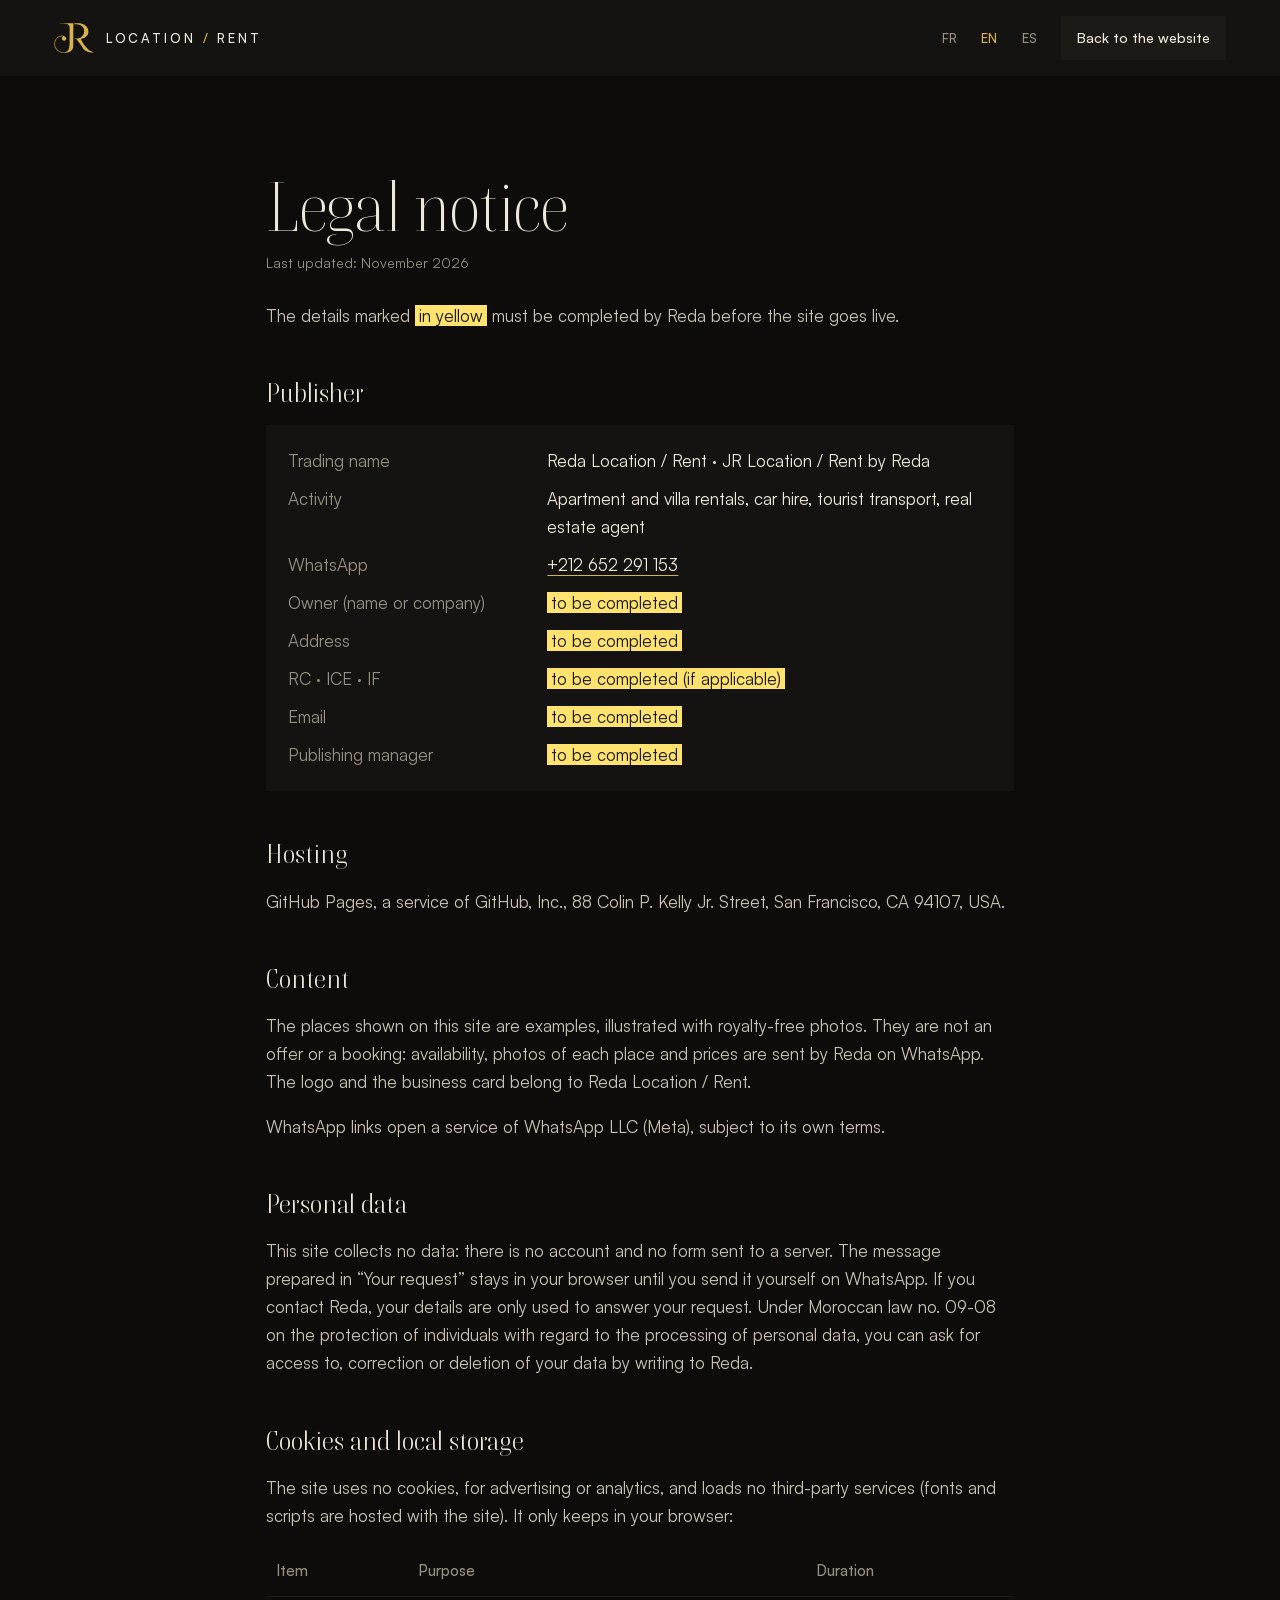
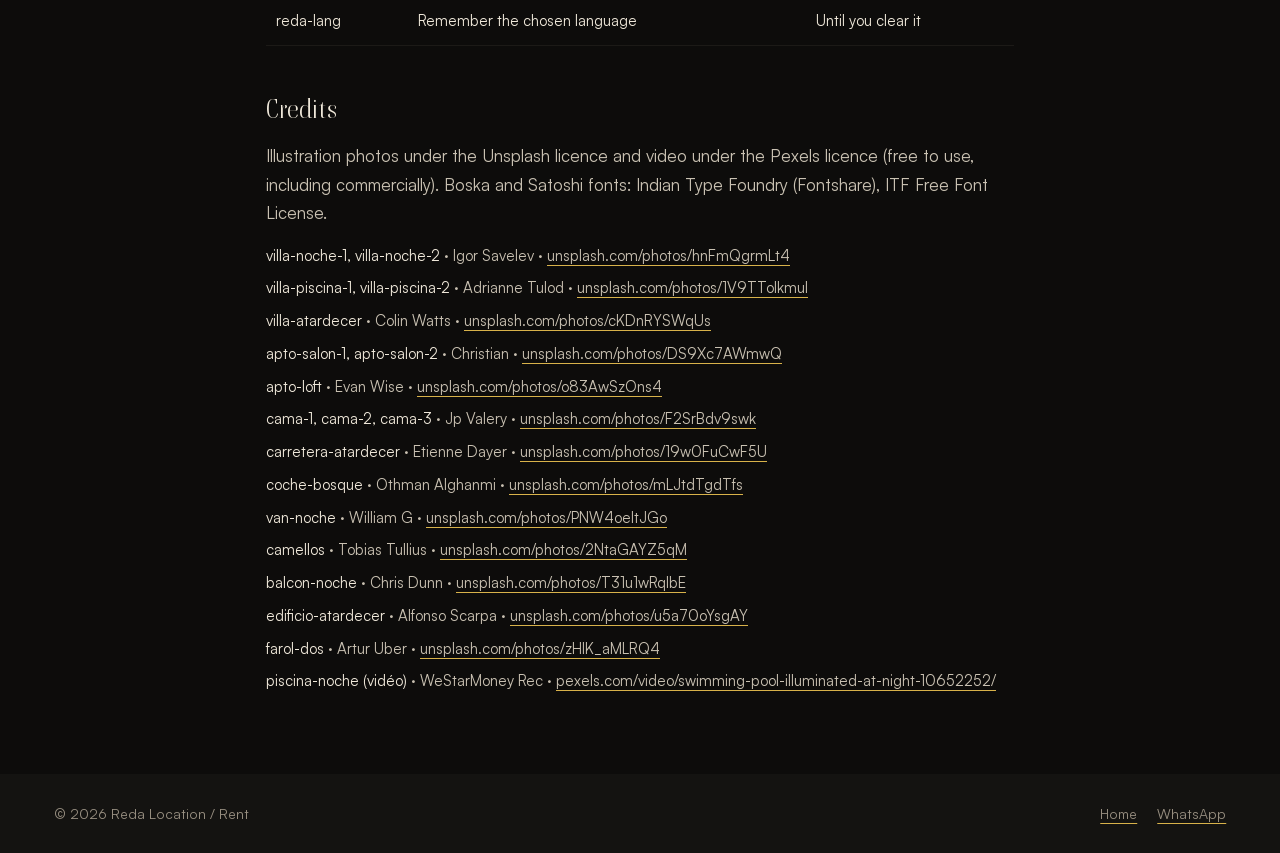
<file: mentions-legales.html>
<!doctype html>
<html lang="fr">
<head>
<meta charset="utf-8">
<meta name="viewport" content="width=device-width, initial-scale=1">
<title>Mentions légales · Reda Location / Rent</title>
<meta name="robots" content="noindex">
<meta name="theme-color" content="#0d0c0b">
<meta name="color-scheme" content="dark">
<link rel="icon" href="assets/favicon.svg" type="image/svg+xml">
<link rel="stylesheet" href="css/fonts.css?v=1">
<link rel="stylesheet" href="css/legal.css?v=1">
</head>
<body class="legal-page">
<header class="legal-top">
  <a class="legal-brand" href="index.html"><span class="legal-jr" aria-hidden="true"></span><span>Location <span class="sl">/</span> Rent</span></a>
  <div class="legal-right">
    <div class="langs" role="group" aria-label="Langue"><button type="button" data-lang="fr">FR</button><button type="button" data-lang="en">EN</button><button type="button" data-lang="es">ES</button></div>
    <a class="legal-back" href="index.html" data-t="back">Retour au site</a>
  </div>
</header>

<main class="legal">
<article data-l="fr" lang="fr">
  <h1>Mentions légales</h1>
  <p class="upd">Dernière mise à jour : novembre 2026</p>
  <p>Les données marquées <mark>en jaune</mark> doivent être complétées par Reda avant la mise en ligne définitive.</p>
  <h2>Éditeur du site</h2>
  <dl>
    <dt>Nom commercial</dt><dd>Reda Location / Rent · JR Location / Rent by Reda</dd>
    <dt>Activité</dt><dd>Location d’appartements et de villas, location de voitures, transport touristique, agent immobilier</dd>
    <dt>WhatsApp</dt><dd><a href="https://wa.me/212652291153">+212 652 291 153</a></dd>
    <dt>Titulaire (nom ou raison sociale)</dt><dd><mark>à compléter</mark></dd>
    <dt>Adresse</dt><dd><mark>à compléter</mark></dd>
    <dt>RC · ICE · IF</dt><dd><mark>à compléter (si applicable)</mark></dd>
    <dt>E-mail</dt><dd><mark>à compléter</mark></dd>
    <dt>Responsable de la publication</dt><dd><mark>à compléter</mark></dd>
  </dl>
  <h2>Hébergement</h2>
  <p>GitHub Pages, service de GitHub, Inc., 88 Colin P. Kelly Jr. Street, San Francisco, CA 94107, États-Unis.</p>
  <h2>Contenus</h2>
  <p>Les logements présentés sur le site sont des exemples, illustrés par des photos libres de droits. Ils ne constituent ni une offre ni une réservation : la disponibilité, les photos de chaque logement et les prix sont communiqués par Reda sur WhatsApp. Le logo et la carte de visite appartiennent à Reda Location / Rent.</p>
  <p>Les liens WhatsApp ouvrent un service de WhatsApp LLC (Meta), soumis à ses propres conditions.</p>
  <h2 id="donnees">Données personnelles</h2>
  <p>Ce site ne collecte aucune donnée : il n’y a ni compte ni formulaire envoyé à un serveur. Le message préparé dans « Votre demande » reste dans votre navigateur jusqu’à ce que vous l’envoyiez vous-même sur WhatsApp. Si vous contactez Reda, vos données servent uniquement à répondre à votre demande. Conformément à la loi n° 09-08 relative à la protection des personnes physiques à l’égard du traitement des données à caractère personnel, vous pouvez demander l’accès, la rectification ou la suppression de vos données en écrivant à Reda.</p>
  <h2 id="cookies">Cookies et stockage local</h2>
  <p>Le site n’utilise aucun cookie, ni de publicité ni de mesure d’audience, et ne charge aucun service tiers (polices et scripts sont hébergés avec le site). Il garde seulement dans votre navigateur :</p>
  <table>
    <thead><tr><th>Élément</th><th>Rôle</th><th>Durée</th></tr></thead>
    <tbody><tr><td>reda-lang</td><td>Retenir la langue choisie</td><td>Jusqu’à ce que vous l’effaciez</td></tr></tbody>
  </table>
  <h2 id="credits">Crédits</h2>
  <p>Photos d’illustration sous licence Unsplash et vidéo sous licence Pexels (utilisation libre, y compris commerciale). Polices Boska et Satoshi : Indian Type Foundry (Fontshare), licence ITF Free Font License.</p>
  <ul class="credits" data-credits></ul>
</article>

<article data-l="en" lang="en" hidden>
  <h1>Legal notice</h1>
  <p class="upd">Last updated: November 2026</p>
  <p>The details marked <mark>in yellow</mark> must be completed by Reda before the site goes live.</p>
  <h2>Publisher</h2>
  <dl>
    <dt>Trading name</dt><dd>Reda Location / Rent · JR Location / Rent by Reda</dd>
    <dt>Activity</dt><dd>Apartment and villa rentals, car hire, tourist transport, real estate agent</dd>
    <dt>WhatsApp</dt><dd><a href="https://wa.me/212652291153">+212 652 291 153</a></dd>
    <dt>Owner (name or company)</dt><dd><mark>to be completed</mark></dd>
    <dt>Address</dt><dd><mark>to be completed</mark></dd>
    <dt>RC · ICE · IF</dt><dd><mark>to be completed (if applicable)</mark></dd>
    <dt>Email</dt><dd><mark>to be completed</mark></dd>
    <dt>Publishing manager</dt><dd><mark>to be completed</mark></dd>
  </dl>
  <h2>Hosting</h2>
  <p>GitHub Pages, a service of GitHub, Inc., 88 Colin P. Kelly Jr. Street, San Francisco, CA 94107, USA.</p>
  <h2>Content</h2>
  <p>The places shown on this site are examples, illustrated with royalty-free photos. They are not an offer or a booking: availability, photos of each place and prices are sent by Reda on WhatsApp. The logo and the business card belong to Reda Location / Rent.</p>
  <p>WhatsApp links open a service of WhatsApp LLC (Meta), subject to its own terms.</p>
  <h2>Personal data</h2>
  <p>This site collects no data: there is no account and no form sent to a server. The message prepared in “Your request” stays in your browser until you send it yourself on WhatsApp. If you contact Reda, your details are only used to answer your request. Under Moroccan law no. 09-08 on the protection of individuals with regard to the processing of personal data, you can ask for access to, correction or deletion of your data by writing to Reda.</p>
  <h2>Cookies and local storage</h2>
  <p>The site uses no cookies, for advertising or analytics, and loads no third-party services (fonts and scripts are hosted with the site). It only keeps in your browser:</p>
  <table>
    <thead><tr><th>Item</th><th>Purpose</th><th>Duration</th></tr></thead>
    <tbody><tr><td>reda-lang</td><td>Remember the chosen language</td><td>Until you clear it</td></tr></tbody>
  </table>
  <h2>Credits</h2>
  <p>Illustration photos under the Unsplash licence and video under the Pexels licence (free to use, including commercially). Boska and Satoshi fonts: Indian Type Foundry (Fontshare), ITF Free Font License.</p>
  <ul class="credits" data-credits></ul>
</article>

<article data-l="es" lang="es" hidden>
  <h1>Aviso legal</h1>
  <p class="upd">Última actualización: noviembre de 2026</p>
  <p>Los datos marcados <mark>en amarillo</mark> los tiene que completar Reda antes de publicar la web definitiva.</p>
  <h2>Titular de la web</h2>
  <dl>
    <dt>Nombre comercial</dt><dd>Reda Location / Rent · JR Location / Rent by Reda</dd>
    <dt>Actividad</dt><dd>Alquiler de apartamentos y villas, alquiler de coches, transporte turístico, agente inmobiliario</dd>
    <dt>WhatsApp</dt><dd><a href="https://wa.me/212652291153">+212 652 291 153</a></dd>
    <dt>Titular (nombre o razón social)</dt><dd><mark>por completar</mark></dd>
    <dt>Dirección</dt><dd><mark>por completar</mark></dd>
    <dt>RC · ICE · IF</dt><dd><mark>por completar (si corresponde)</mark></dd>
    <dt>Correo electrónico</dt><dd><mark>por completar</mark></dd>
    <dt>Responsable de la publicación</dt><dd><mark>por completar</mark></dd>
  </dl>
  <h2>Alojamiento web</h2>
  <p>GitHub Pages, servicio de GitHub, Inc., 88 Colin P. Kelly Jr. Street, San Francisco, CA 94107, Estados Unidos.</p>
  <h2>Contenidos</h2>
  <p>Los alojamientos de la web son ejemplos, ilustrados con fotos libres de derechos. No son una oferta ni una reserva: la disponibilidad, las fotos de cada alojamiento y los precios los envía Reda por WhatsApp. El logotipo y la tarjeta de visita pertenecen a Reda Location / Rent.</p>
  <p>Los enlaces de WhatsApp abren un servicio de WhatsApp LLC (Meta), con sus propias condiciones.</p>
  <h2>Datos personales</h2>
  <p>Esta web no recoge datos: no hay cuentas ni formularios que se envíen a un servidor. El mensaje que preparas en «Tu solicitud» se queda en tu navegador hasta que tú lo envías por WhatsApp. Si escribes a Reda, tus datos solo se usan para responder a tu solicitud. Según la ley marroquí n.º 09-08 de protección de las personas físicas respecto al tratamiento de datos personales, puedes pedir el acceso, la rectificación o la supresión de tus datos escribiendo a Reda.</p>
  <h2>Cookies y almacenamiento local</h2>
  <p>La web no usa cookies, ni de publicidad ni de analítica, y no carga servicios de terceros (las fuentes y los scripts están alojados con la web). Solo guarda en tu navegador:</p>
  <table>
    <thead><tr><th>Elemento</th><th>Para qué</th><th>Duración</th></tr></thead>
    <tbody><tr><td>reda-lang</td><td>Recordar el idioma elegido</td><td>Hasta que lo borres</td></tr></tbody>
  </table>
  <h2>Créditos</h2>
  <p>Fotos ilustrativas con licencia Unsplash y vídeo con licencia Pexels (uso libre, también comercial). Fuentes Boska y Satoshi: Indian Type Foundry (Fontshare), licencia ITF Free Font License.</p>
  <ul class="credits" data-credits></ul>
</article>
</main>

<footer class="legal-foot">
  <span>© 2026 Reda Location / Rent</span>
  <span class="legal-links"><a href="index.html" data-t="home">Accueil</a><a href="https://wa.me/212652291153">WhatsApp</a></span>
</footer>

<script src="js/data.js?v=1"></script>
<script>
// Muestra el bloque del idioma elegido en la web (mismo almacenamiento que js/i18n.js) y la lista de créditos de data.js
(() => {
  const KEY = 'reda-lang', L = ['fr', 'en', 'es'];
  const TX = { back: { fr: 'Retour au site', en: 'Back to the website', es: 'Volver a la web' }, home: { fr: 'Accueil', en: 'Home', es: 'Inicio' } };
  const esc = (s) => String(s).replace(/[&<>"]/g, (c) => ({ '&': '&amp;', '<': '&lt;', '>': '&gt;', '"': '&quot;' }[c]));
  const list = (window.CREDITS || []).map(([what, who, url]) => `<li><span>${esc(what)}</span> · ${esc(who)} · <a href="${esc(url)}" rel="noopener">${esc(url.replace(/^https:\/\/(www\.)?/, ''))}</a></li>`).join('');
  document.querySelectorAll('[data-credits]').forEach((u) => { u.innerHTML = list; });
  let lang = new URLSearchParams(location.search).get('lang');
  try { lang = lang || localStorage.getItem(KEY); } catch (_) {}
  if (!lang) { const n = (navigator.language || 'fr').slice(0, 2); lang = L.includes(n) ? n : 'fr'; }
  const set = (l) => {
    if (!L.includes(l)) l = 'fr';
    document.documentElement.lang = l;
    document.querySelectorAll('[data-l]').forEach((a) => { a.hidden = a.dataset.l !== l; });
    document.querySelectorAll('[data-lang]').forEach((b) => b.setAttribute('aria-pressed', String(b.dataset.lang === l)));
    document.querySelectorAll('[data-t]').forEach((el) => { el.textContent = TX[el.dataset.t][l]; });
    try { localStorage.setItem(KEY, l); } catch (_) {}
  };
  document.addEventListener('click', (e) => { const b = e.target.closest('[data-lang]'); if (b) set(b.dataset.lang); });
  set(lang);
})();
</script>
</body>
</html>
</file>
<file: css/fonts.css>
/* Boska y Satoshi (Indian Type Foundry, Fontshare, licencia ITF Free Font License: uso comercial libre), alojadas en local */
@font-face { font-family: 'Boska'; src: url('../assets/fonts/boska-300.woff2') format('woff2'); font-weight: 300; font-style: normal; font-display: swap; }
@font-face { font-family: 'Boska'; src: url('../assets/fonts/boska-400.woff2') format('woff2'); font-weight: 400; font-style: normal; font-display: swap; }
@font-face { font-family: 'Boska'; src: url('../assets/fonts/boska-500.woff2') format('woff2'); font-weight: 500; font-style: normal; font-display: swap; }
@font-face { font-family: 'Satoshi'; src: url('../assets/fonts/satoshi-400.woff2') format('woff2'); font-weight: 400; font-style: normal; font-display: swap; }
@font-face { font-family: 'Satoshi'; src: url('../assets/fonts/satoshi-500.woff2') format('woff2'); font-weight: 500; font-style: normal; font-display: swap; }
@font-face { font-family: 'Satoshi'; src: url('../assets/fonts/satoshi-700.woff2') format('woff2'); font-weight: 700; font-style: normal; font-display: swap; }
</file>
<file: css/legal.css>
/* Página legal de Reda Location / Rent (mismo mundo que la web: negro de la tarjeta, dorado, Boska + Satoshi) */
:root { --ground: #0d0c0b; --ground-2: #141311; --ground-3: #1c1a17; --ink: #efe8da; --ink-2: #c9c1b2; --ink-3: #988f81; --foil: #d8b24a; --on-foil: #15110a; --f-d: 'Boska', serif; --f-b: 'Satoshi', system-ui, sans-serif; color-scheme: dark; }
* { box-sizing: border-box; }
html { background: var(--ground); }
body.legal-page { margin: 0; background: var(--ground); color: var(--ink); font: 400 17px/1.65 var(--f-b); -webkit-font-smoothing: antialiased; }
::selection { background: var(--foil); color: var(--on-foil); }
:focus-visible { outline: 2px solid var(--foil); outline-offset: 3px; }
[hidden] { display: none !important; }
a { color: inherit; text-underline-offset: 4px; text-decoration-color: var(--foil); }
.legal-top { display: flex; align-items: center; justify-content: space-between; gap: 16px; padding: 16px clamp(16px, 4.2vw, 64px); background: var(--ground-2); }
.legal-brand { display: inline-flex; align-items: center; gap: 12px; min-height: 44px; text-decoration: none; font: 500 13px/1 var(--f-b); letter-spacing: .22em; text-transform: uppercase; }
.legal-jr { width: 40px; aspect-ratio: 604.5 / 457.5; background: var(--foil); -webkit-mask: url(../assets/brand/jr.svg) center / contain no-repeat; mask: url(../assets/brand/jr.svg) center / contain no-repeat; }
.sl { color: var(--foil); }
.legal-right { display: flex; align-items: center; gap: 12px; }
.langs { display: flex; }
.langs button { min-width: 40px; min-height: 44px; border: 0; background: none; color: var(--ink-3); font: 500 13px/1 var(--f-b); cursor: pointer; }
.langs button[aria-pressed="true"] { color: var(--foil); }
.legal-back { display: inline-flex; align-items: center; min-height: 44px; padding: 0 16px; background: var(--ground-3); text-decoration: none; font-size: 14px; font-weight: 500; }
.legal { max-width: 780px; margin: 0 auto; padding: clamp(48px, 8vw, 96px) 16px 80px; }
.legal h1 { margin: 0 0 8px; font: 300 clamp(40px, 7vw, 68px)/1.04 var(--f-d); letter-spacing: -0.02em; }
.legal h2 { margin: 48px 0 12px; font: 400 26px/1.2 var(--f-d); }
.legal .upd { margin: 0 0 28px; color: var(--ink-3); font-size: 14px; }
.legal p { color: var(--ink-2); }
.legal dl { display: grid; grid-template-columns: minmax(140px, 34%) 1fr; gap: 10px 20px; margin: 16px 0; padding: 22px; background: var(--ground-2); }
.legal dt { color: var(--ink-3); }
.legal dd { margin: 0; }
.legal mark { background: #ffe36e; color: #1a1a1a; padding: 0 4px; }
.legal table { width: 100%; border-collapse: collapse; margin: 16px 0; font-size: 15px; }
.legal th, .legal td { text-align: left; vertical-align: top; padding: 12px 10px; border-bottom: 1px solid var(--ground-3); }
.legal th { color: var(--ink-3); font-weight: 500; }
.credits { margin: 16px 0 0; padding: 0; list-style: none; display: grid; gap: 8px; font-size: 15px; color: var(--ink-2); }
.credits span { color: var(--ink); }
.credits a { overflow-wrap: anywhere; }
.legal-foot { display: flex; flex-wrap: wrap; justify-content: space-between; gap: 12px 24px; padding: 28px clamp(16px, 4.2vw, 64px); background: var(--ground-2); color: var(--ink-3); font-size: 14px; }
.legal-links { display: flex; gap: 20px; }
@media (max-width: 560px) { .legal dl { grid-template-columns: 1fr; gap: 2px; } .legal dd { margin-bottom: 10px; } .legal-brand span:last-child { display: none; } }
</file>
